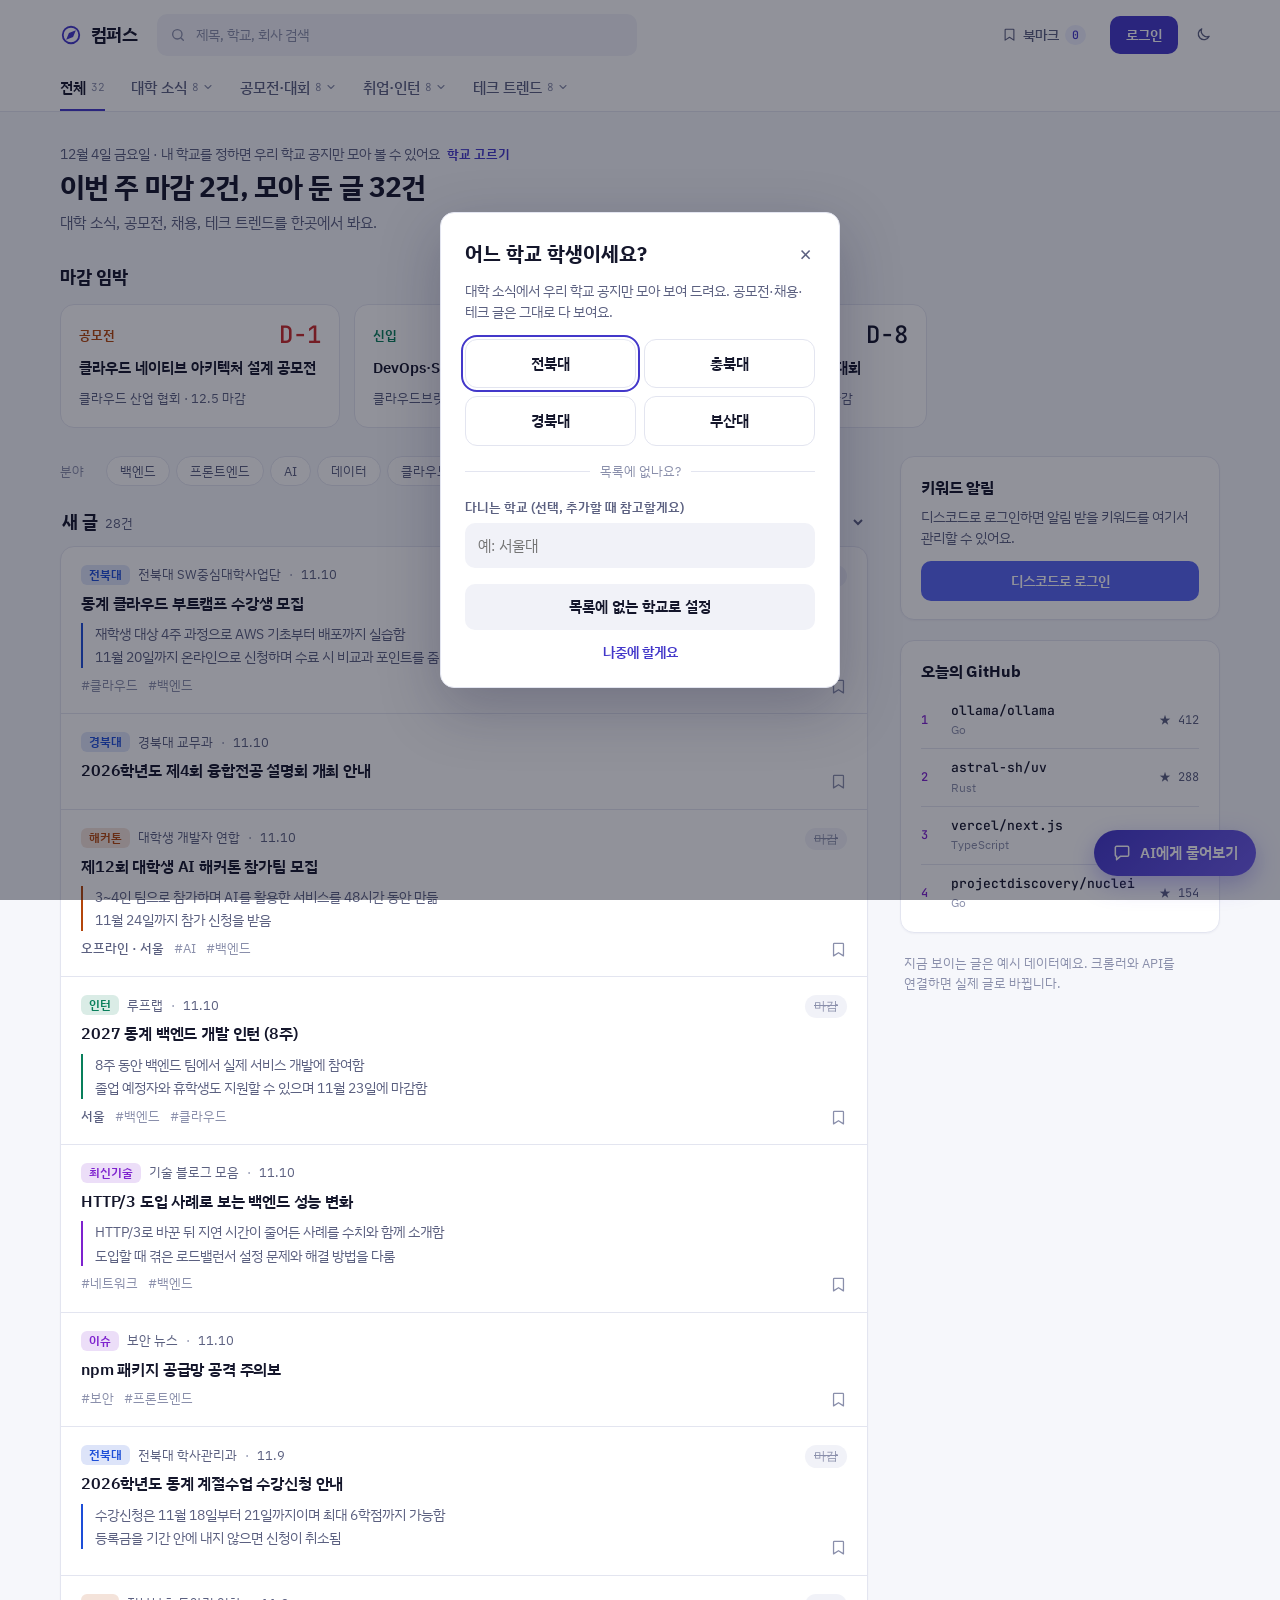
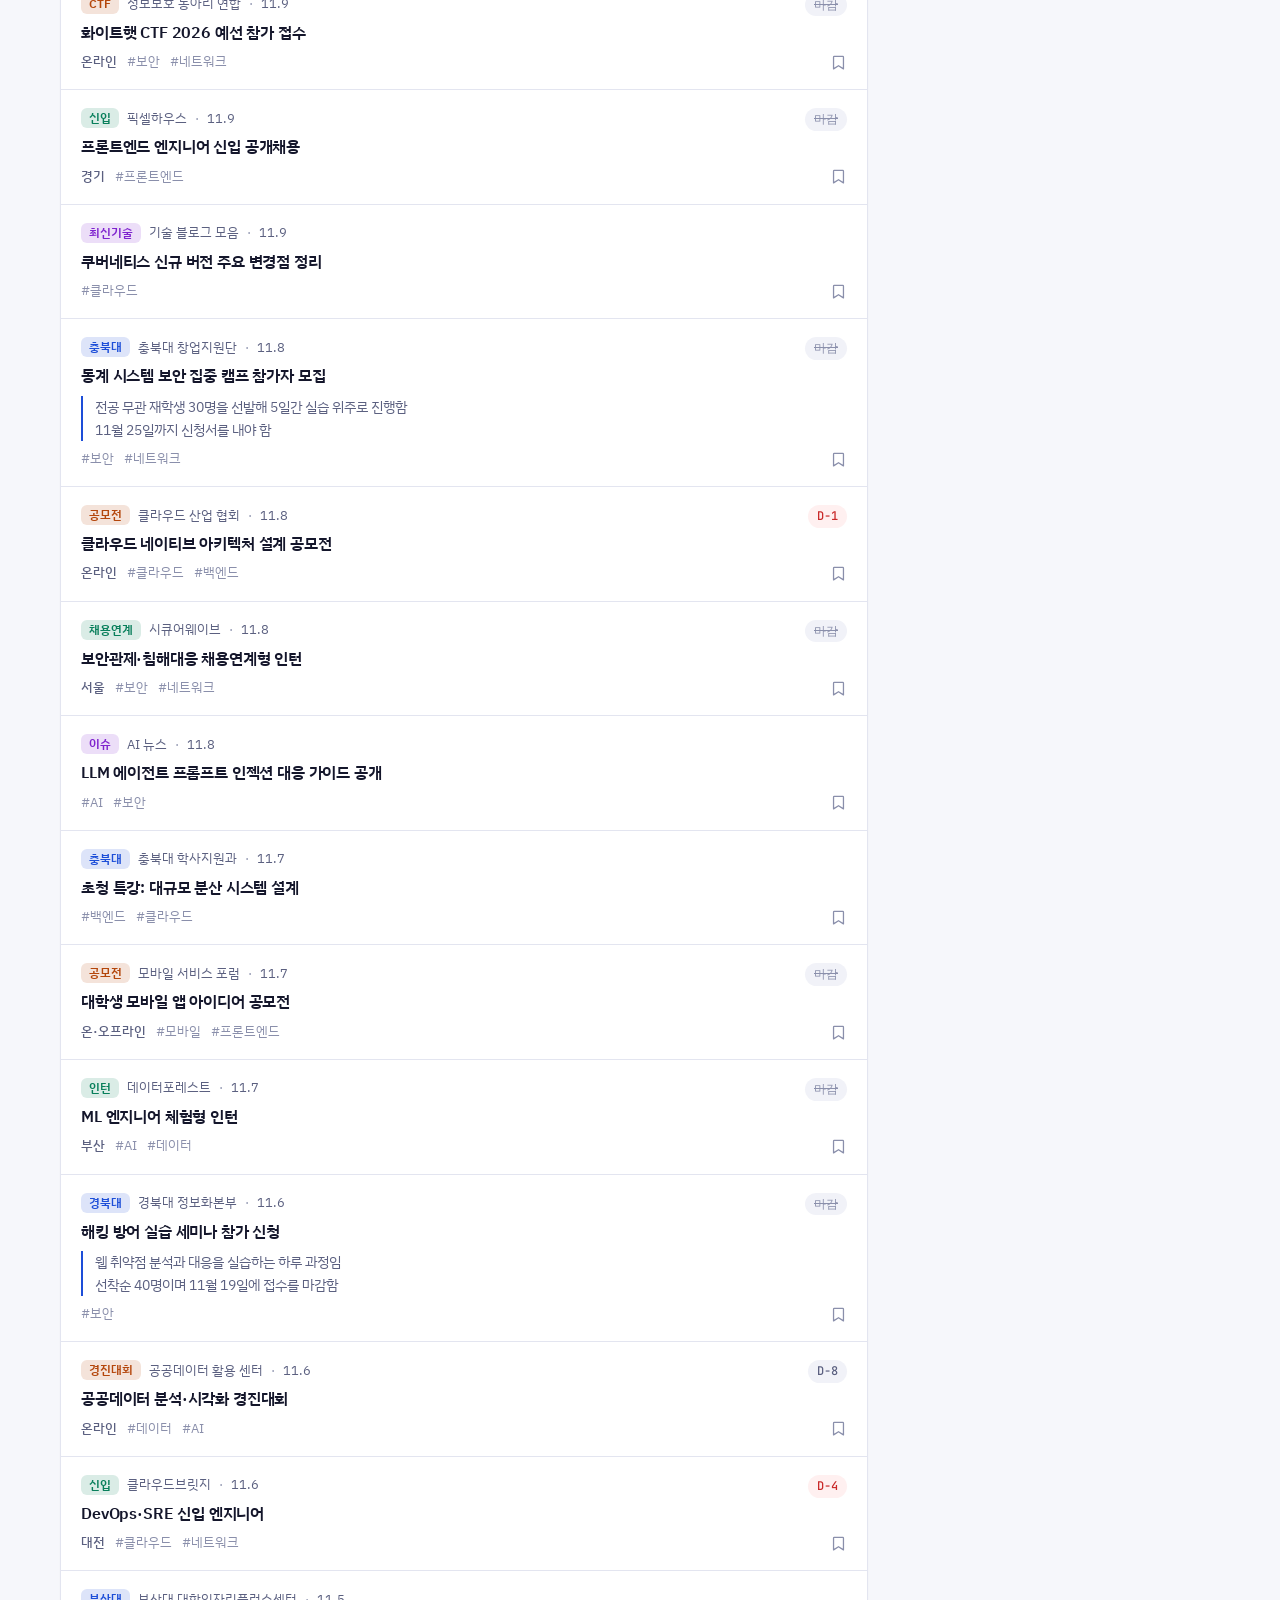
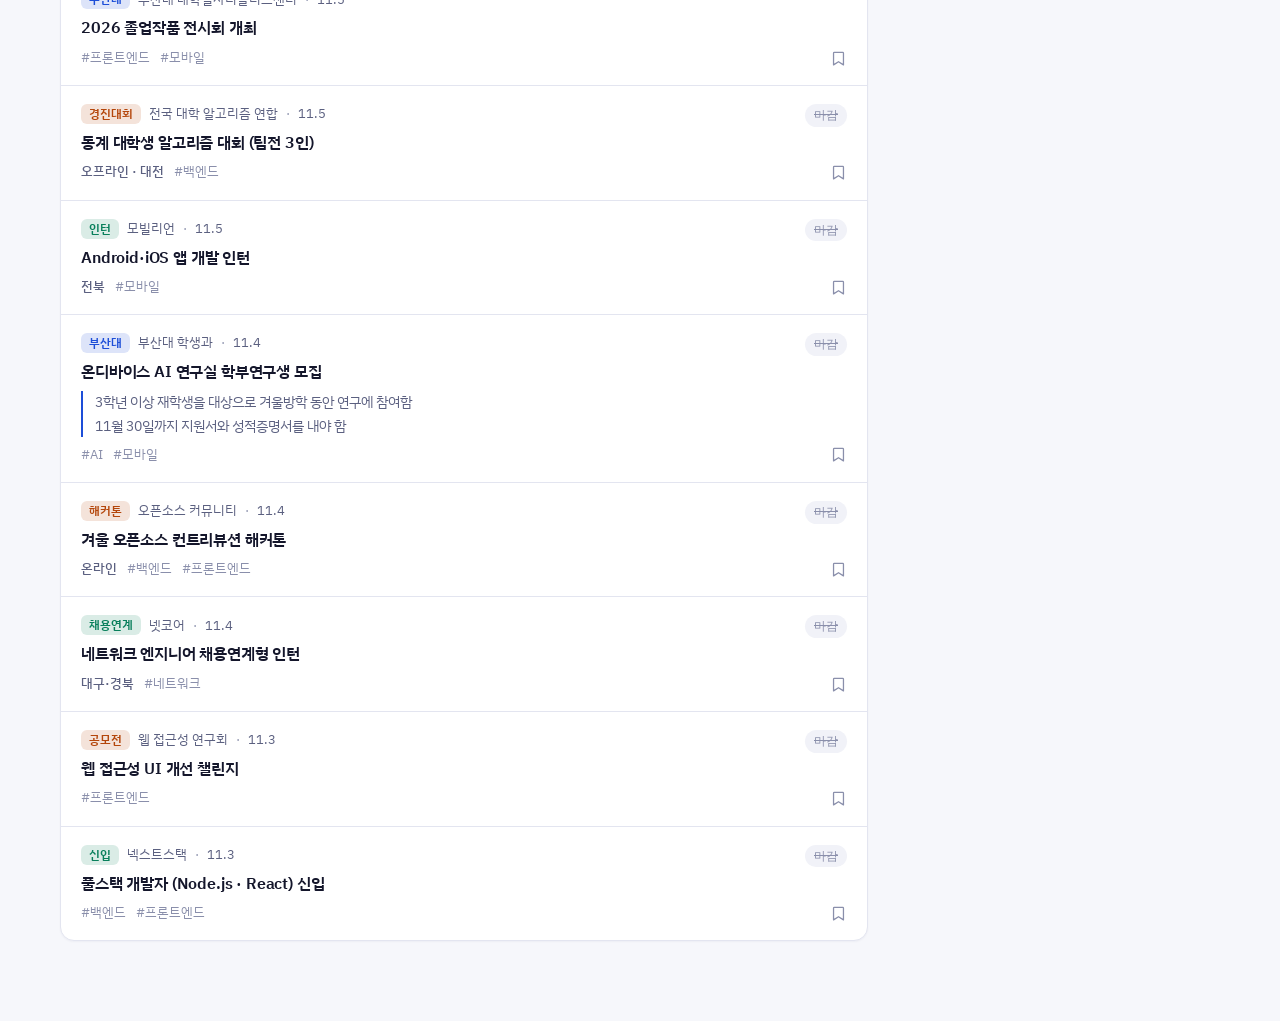
<file: web/index.html>
<!doctype html>
<html lang="ko">
<head>
  <meta charset="utf-8">
  <meta name="viewport" content="width=device-width, initial-scale=1">
  <title>컴퍼스</title>
  <link rel="preconnect" href="https://fonts.googleapis.com">
  <link rel="preconnect" href="https://fonts.gstatic.com" crossorigin>
  <link rel="stylesheet" href="https://fonts.googleapis.com/css2?family=IBM+Plex+Sans+KR:wght@400;500;600;700&family=JetBrains+Mono:wght@400;500&display=swap">
  <link rel="stylesheet" href="css/style.css?v=3">
  <script>
    // 저장해 둔 테마가 있으면 화면이 그려지기 전에 적용 (기본은 밝은 화면)
    try { if (localStorage.getItem('csradar.theme') === 'dark') document.documentElement.dataset.theme = 'dark'; } catch {}
  </script>
</head>
<body>
  <header class="topbar">
    <div class="topbar-inner">
      <a class="logo" href="#all"><svg viewBox="0 0 24 24" fill="none" stroke="currentColor" stroke-width="2" stroke-linecap="round" aria-hidden="true"><circle cx="12" cy="12" r="9"/><path d="m15.5 8.5-2 5-5 2 2-5z" fill="currentColor"/></svg>컴퍼스</a>
      <label class="search">
        <span class="sr-only">검색</span>
        <svg viewBox="0 0 24 24" fill="none" stroke="currentColor" stroke-width="2" stroke-linecap="round" aria-hidden="true"><circle cx="11" cy="11" r="7"/><path d="m20 20-3.5-3.5"/></svg>
        <input id="search" type="search" placeholder="제목, 학교, 회사 검색" autocomplete="off">
      </label>
      <a class="saved-link" href="#saved"><svg viewBox="0 0 24 24" fill="none" stroke="currentColor" stroke-width="1.8" stroke-linejoin="round" aria-hidden="true"><path d="M6 3.5h12a1 1 0 0 1 1 1V21l-7-4.5L5 21V4.5a1 1 0 0 1 1-1z"/></svg><span class="saved-text">북마크</span> <span id="savedCount" class="count">0</span></a>
      <div class="auth-box" id="authBox"></div>
      <button class="theme-btn" type="button" id="themeBtn" aria-label="어두운 화면으로 전환">
        <svg class="moon" viewBox="0 0 24 24" fill="none" stroke="currentColor" stroke-width="1.8" stroke-linejoin="round" aria-hidden="true"><path d="M20 14.5A8 8 0 0 1 9.5 4a8 8 0 1 0 10.5 10.5z"/></svg>
        <svg class="sun" viewBox="0 0 24 24" fill="none" stroke="currentColor" stroke-width="1.8" stroke-linecap="round" aria-hidden="true"><circle cx="12" cy="12" r="4"/><path d="M12 2.5v2M12 19.5v2M2.5 12h2M19.5 12h2M5.3 5.3l1.4 1.4M17.3 17.3l1.4 1.4M5.3 18.7l1.4-1.4M17.3 6.7l1.4-1.4"/></svg>
      </button>
    </div>
    <!-- 카테고리 탭 + 세부 메뉴 (탭에 마우스를 올리거나 키보드로 들어가면 열림, app.js가 내용을 채움) -->
    <div class="nav-zone" id="navZone">
      <nav class="tabs" aria-label="카테고리">
        <div class="tabs-inner" id="tabs"></div>
      </nav>
      <div class="mega" id="megaMenu" hidden></div>
    </div>
  </header>

  <main class="layout">
    <div class="page-head">
      <p id="schoolLine" class="school-line"></p>
      <h1 id="feedTitle">전체</h1>
      <p id="feedDesc" class="muted"></p>
    </div>

    <!-- 전체 탭에서만 보이는 마감 카드 -->
    <section class="dash" id="dash" aria-labelledby="dashTitle" hidden>
      <h2 class="section-title" id="dashTitle">마감 임박</h2>
      <div class="dl-cards" id="dashCards"></div>
    </section>

    <section class="feed" aria-label="글 목록">
      <section class="panel school-news" id="schoolNews" hidden></section>

      <div class="filters">
        <div class="filter-row" id="subtypeRow" hidden>
          <span class="filter-label" id="subtypeLabel">구분</span>
          <div class="chips" id="subtypeChips"></div>
        </div>
        <div class="filter-row" id="placeRow" hidden>
          <span class="filter-label" id="placeLabel">지역</span>
          <div class="chips" id="placeChips"></div>
        </div>
        <div class="filter-row">
          <span class="filter-label">분야</span>
          <div class="chips" id="fieldChips"></div>
        </div>
      </div>

      <div class="list-bar">
        <span><b class="list-title" id="listTitle"></b> <span id="resultCount" class="muted"></span></span>
        <label class="sort">
          <span class="sr-only">정렬</span>
          <select id="sort">
            <option value="latest">최신순</option>
            <option value="deadline">마감 임박순</option>
          </select>
        </label>
      </div>

      <ul class="list" id="list"></ul>
      <div class="empty" id="empty" hidden>
        <p><b>조건에 맞는 글이 없어요.</b></p>
        <p class="muted">분야 필터를 줄이거나 검색어를 바꿔 보세요.</p>
        <button class="btn" type="button" id="resetBtn">필터 초기화</button>
      </div>
    </section>

    <aside class="rail">
      <section class="panel subs-panel">
        <h2>키워드 알림</h2>
        <div id="subsBody"></div>
      </section>
      <section class="panel" id="deadlinePanel">
        <h2>마감 임박</h2>
        <ol class="deadline-list" id="deadlineList"></ol>
      </section>
      <section class="panel">
        <h2>오늘의 GitHub</h2>
        <ol class="repo-list" id="repoList"></ol>
      </section>
      <p class="note">지금 보이는 글은 예시 데이터예요. 크롤러와 API를 연결하면 실제 글로 바뀝니다.</p>
    </aside>
  </main>

  <!-- 로그인 · 회원가입 창 (app.js가 내용을 채움) -->
  <dialog class="auth-dialog" id="authDialog" aria-labelledby="authTitle"></dialog>

  <!-- 내 학교 고르기 창 (app.js가 내용을 채움) -->
  <dialog class="auth-dialog school-dialog" id="schoolDialog" aria-labelledby="schoolTitle"></dialog>

  <!-- 챗봇 (chat.js가 내용을 채움) -->
  <button class="chat-fab" type="button" id="chatFab" aria-label="AI에게 물어보기" aria-expanded="false" aria-controls="chatPanel">
    <svg viewBox="0 0 24 24" fill="none" stroke="currentColor" stroke-width="1.8" stroke-linejoin="round" aria-hidden="true"><path d="M4 5.5A1.5 1.5 0 0 1 5.5 4h13A1.5 1.5 0 0 1 20 5.5v9a1.5 1.5 0 0 1-1.5 1.5H10l-4.5 4v-4h0A1.5 1.5 0 0 1 4 14.5z"/></svg>
    <span>AI에게 물어보기</span>
  </button>
  <section class="chat-panel" id="chatPanel" aria-labelledby="chatTitle" hidden>
    <header class="chat-head">
      <div>
        <h2 id="chatTitle">컴퍼스 AI</h2>
        <p class="chat-sub">모아 둔 공지·대회·채용·테크 글에서 찾아 드려요</p>
      </div>
      <button type="button" class="chat-close" id="chatClose" aria-label="챗봇 닫기">×</button>
    </header>
    <div class="chat-log" id="chatLog" aria-live="polite"></div>
    <div class="chat-foot" id="chatFoot"></div>
  </section>

  <script src="js/data.js?v=3"></script>
  <script src="js/api.js?v=3"></script>
  <script src="js/auth.js?v=3"></script>
  <script src="js/app.js?v=3"></script>
  <script src="js/chat.js?v=3"></script>
</body>
</html>
</file>
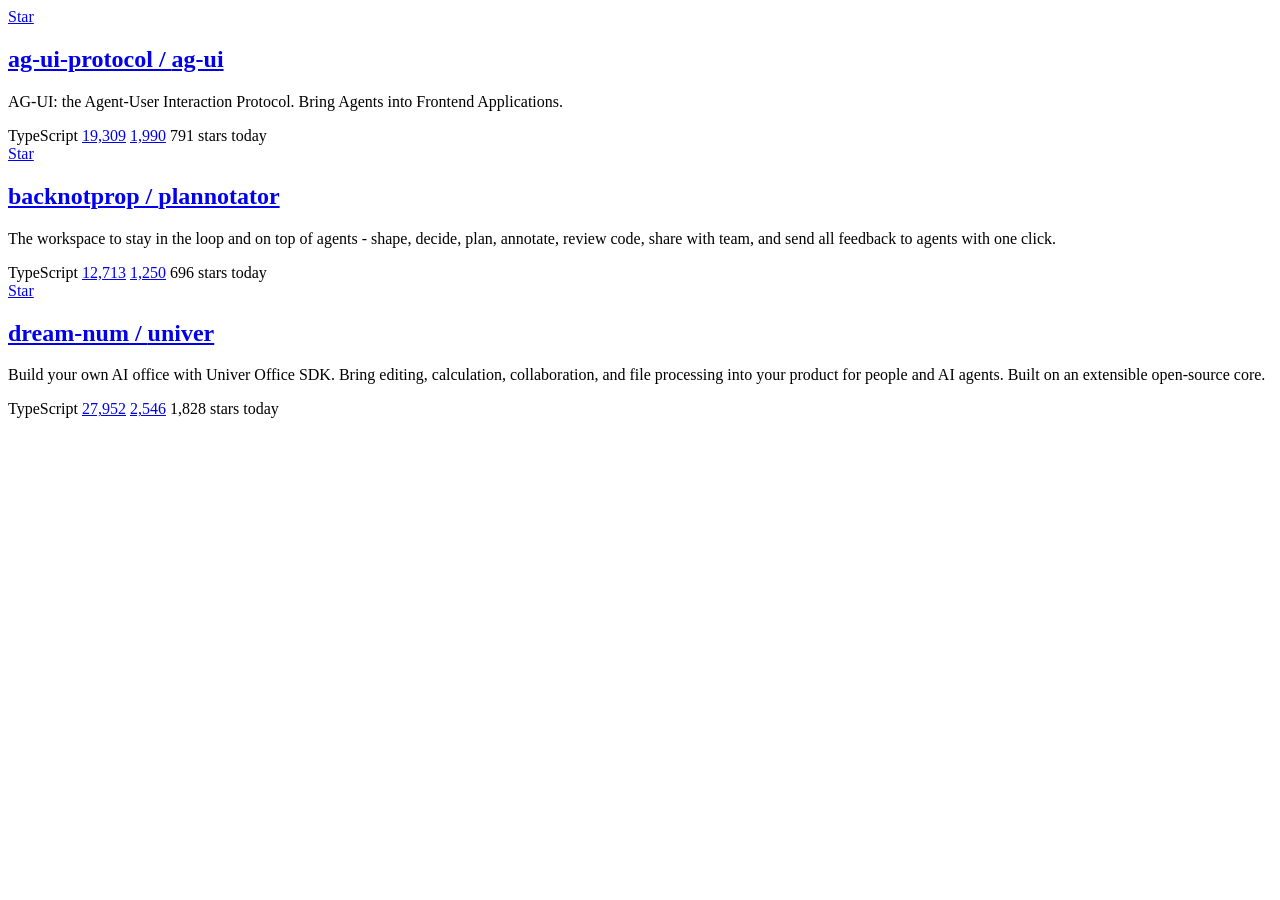
<file: crawler/tests/fixtures/github_trending_list.html>
<html><body>
<article class="Box-row">
<div class="float-right d-flex">
<div class="BtnGroup d-flex">
<a aria-label="You must be signed in to star a repository" class="tooltipped tooltipped-sw btn-sm btn" href="/login?return_to=%2Fag-ui-protocol%2Fag-ui" rel="nofollow"> 
<span class="d-none d-md-inline">
          Star
</span>
</a></div>
</div>
<h2 class="h3 lh-condensed">
<a class="Link" href="/ag-ui-protocol/ag-ui">
<span class="text-normal">
        ag-ui-protocol /
</span>
      ag-ui</a> </h2>
<p class="col-9 color-fg-muted my-1 tmp-pr-4">
      AG-UI: the Agent-User Interaction Protocol. Bring Agents into Frontend Applications.
    </p>
<div class="f6 color-fg-muted mt-2">
<span class="tmp-mr-3 d-inline-block ml-0 tmp-ml-0">
<span class="repo-language-color" style="background-color: #3178c6"></span>
<span itemprop="programmingLanguage">TypeScript</span>
</span>
<a class="tmp-mr-3 Link Link--muted d-inline-block" href="/ag-ui-protocol/ag-ui/stargazers">
        19,309</a>
<a class="tmp-mr-3 Link Link--muted d-inline-block" href="/ag-ui-protocol/ag-ui/forks">
        1,990</a>

<span class="d-inline-block float-sm-right">

        791 stars today
</span> </div>
</article>
<article class="Box-row">
<div class="float-right d-flex">
<div class="BtnGroup d-flex">
<a aria-label="You must be signed in to star a repository" class="tooltipped tooltipped-sw btn-sm btn" href="/login?return_to=%2Fbacknotprop%2Fplannotator" rel="nofollow"> 
<span class="d-none d-md-inline">
          Star
</span>
</a></div>
</div>
<h2 class="h3 lh-condensed">
<a class="Link" href="/backnotprop/plannotator">
<span class="text-normal">
        backnotprop /
</span>
      plannotator</a> </h2>
<p class="col-9 color-fg-muted my-1 tmp-pr-4">
      The workspace to stay in the loop and on top of agents - shape, decide, plan, annotate, review code, share with team, and send all feedback to agents with one click. 
    </p>
<div class="f6 color-fg-muted mt-2">
<span class="tmp-mr-3 d-inline-block ml-0 tmp-ml-0">
<span class="repo-language-color" style="background-color: #3178c6"></span>
<span itemprop="programmingLanguage">TypeScript</span>
</span>
<a class="tmp-mr-3 Link Link--muted d-inline-block" href="/backnotprop/plannotator/stargazers">
        12,713</a>
<a class="tmp-mr-3 Link Link--muted d-inline-block" href="/backnotprop/plannotator/forks">
        1,250</a>

<span class="d-inline-block float-sm-right">

        696 stars today
</span> </div>
</article>
<article class="Box-row">
<div class="float-right d-flex">
<div class="BtnGroup d-flex">
<a aria-label="You must be signed in to star a repository" class="tooltipped tooltipped-sw btn-sm btn" href="/login?return_to=%2Fdream-num%2Funiver" rel="nofollow"> 
<span class="d-none d-md-inline">
          Star
</span>
</a></div>
</div>
<h2 class="h3 lh-condensed">
<a class="Link" href="/dream-num/univer">
<span class="text-normal">
        dream-num /
</span>
      univer</a> </h2>
<p class="col-9 color-fg-muted my-1 tmp-pr-4">
      Build your own AI office with Univer Office SDK. Bring editing, calculation, collaboration, and file processing into your product for people and AI agents. Built on an extensible open-source core.
    </p>
<div class="f6 color-fg-muted mt-2">
<span class="tmp-mr-3 d-inline-block ml-0 tmp-ml-0">
<span class="repo-language-color" style="background-color: #3178c6"></span>
<span itemprop="programmingLanguage">TypeScript</span>
</span>
<a class="tmp-mr-3 Link Link--muted d-inline-block" href="/dream-num/univer/stargazers">
        27,952</a>
<a class="tmp-mr-3 Link Link--muted d-inline-block" href="/dream-num/univer/forks">
        2,546</a>

<span class="d-inline-block float-sm-right">

        1,828 stars today
</span> </div>
</article>
</body></html>
</file>
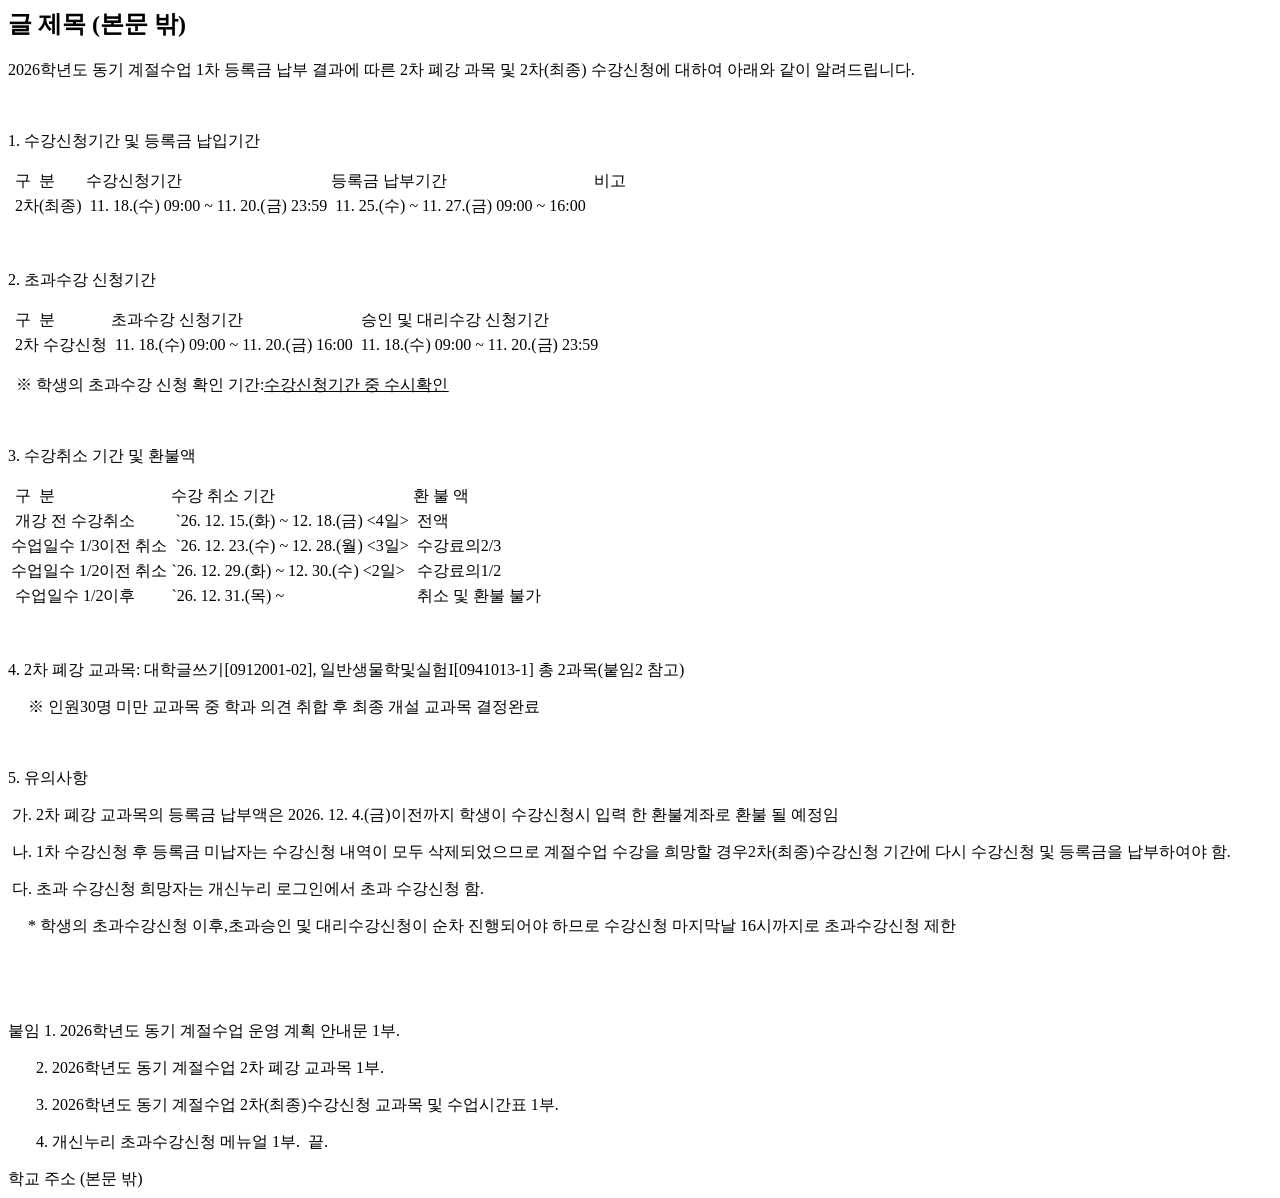
<file: crawler/tests/fixtures/univ_cbnu_detail.html>
<html><body><div id="wrap"><h2>글 제목 (본문 밖)</h2>
<div class="contenttext">
<p><span>2026학년도 동기 계절수업 1차 등록금 납부 결과에 따른 2차 폐강 과목 및 2차(최종) 수강신청에 대하여 아래와 같이 알려드립니다.</span></p><div class="viewcontentbox"><div class="viewcontent"><div class="contenttext"><p> </p><p><span>1. 수강신청기간 및 등록금 납입기간</span></p><table class="__se_tbl"><tbody><tr><td class=""><p><span><span> 구  분</span></span></p></td><td class=""><p><span><span>수강신청기간</span></span></p></td><td class=""><p><span><span>등록금 납부기간 </span></span></p></td><td class=""><p><span><span> 비고</span></span></p></td></tr><tr><td class=""><p><span> 2차(최종)</span></p></td><td class=""><p><span> 11</span><span>. 18.(수</span><span>) 09:00 ~ 11. 20.(금</span><span>) 23:59</span></p><div class="hwp_editor_board_content" id="hwpEditorBoardContent"></div></td><td class=""><p><span> 11</span><span>. 25.(수) ~ 11. 27.(금) 09:00 ~ 16:00</span></p><div class="hwp_editor_board_content" id="hwpEditorBoardContent"></div></td><td class=""><p><span> </span></p></td></tr></tbody></table><p> <span> </span></p><p><span>2. 초과수강 신청기간</span></p><table class="__se_tbl"><tbody><tr><td class=""><p><span><span> 구  분</span></span></p></td><td class=""><p><span><span>초과수강 신청기간</span></span></p></td><td class=""><p><span><span> </span><span>승인 및 대리수강 신청기간</span></span></p><div class="hwp_editor_board_content" id="hwpEditorBoardContent"></div></td></tr><tr><td class=""><p><span> </span><span>2</span><span>차 수강신청</span></p><div class="hwp_editor_board_content" id="hwpEditorBoardContent"></div></td><td class=""><p><span> 11.</span><span><span> 18.(수</span><span>) 09:00 ~ 11. 20.(금</span><span>) </span><span><span>16:00</span></span></span></p><div class="hwp_editor_board_content" id="hwpEditorBoardContent"></div></td><td class=""><p><span> 11</span><span><span>. 18.(수</span><span>) 09:00 ~ 11. 20.(금</span><span>) </span><span><span>23:59</span></span></span></p><div class="hwp_editor_board_content" id="hwpEditorBoardContent"></div></td></tr></tbody></table><p> <span> <span>※ 학생의 초과수강 신청 확인 기간:</span></span><u><span><u>수강신청기간 중 수시확인</u></span></u></p><p> </p><p><span>3. 수강취소 기간 및 환불액</span></p><table class="__se_tbl"><tbody><tr><td class=""><p><span><span> 구  분</span></span></p></td><td class=""><p><span><span>수강 취소 기간 </span></span></p></td><td class=""><p><span><span>환 불 액 </span></span></p></td></tr><tr><td class=""><p><span> </span><span>개강 전 수강취소</span></p><div class="hwp_editor_board_content" id="hwpEditorBoardContent"></div></td><td class=""><p><span> </span><span>`26. 12. 15.(화) ~ 12. 18.(금) &lt;4일&gt;</span></p><div class="hwp_editor_board_content" id="hwpEditorBoardContent"></div></td><td class=""><p><span> </span><span>전액</span></p><div class="hwp_editor_board_content" id="hwpEditorBoardContent"></div></td></tr><tr><td class=""><p><span>수업일수 1/3이전 취소</span></p><div class="hwp_editor_board_content" id="hwpEditorBoardContent"></div></td><td class=""><p><span> </span><span>`26. 12. 23.(수) ~ 12. 28.(월) &lt;3일&gt;</span></p><div class="hwp_editor_board_content" id="hwpEditorBoardContent"></div></td><td class=""><p><span> </span><span>수강료의</span><span>2/3</span></p><div class="hwp_editor_board_content" id="hwpEditorBoardContent"></div></td></tr><tr><td class=""><p><span>수업일수 1/2이전 취소</span></p><div class="hwp_editor_board_content" id="hwpEditorBoardContent"></div></td><td class=""><p><span>`26. 12. 29.(화) ~ 12. 30.(수) &lt;2일&gt;</span></p><div class="hwp_editor_board_content" id="hwpEditorBoardContent"></div></td><td class=""><p><span> </span><span>수강료의</span><span>1/2</span></p><div class="hwp_editor_board_content" id="hwpEditorBoardContent"></div></td></tr><tr><td class=""><p><span> </span><span>수업일수 1/2이후</span></p><div class="hwp_editor_board_content" id="hwpEditorBoardContent"></div></td><td class=""><p><span>`26. 12. 31.(목) ~</span></p><div class="hwp_editor_board_content" id="hwpEditorBoardContent"></div></td><td class=""><p><span> </span><span>취소 및 환불 불가</span></p><div class="hwp_editor_board_content" id="hwpEditorBoardContent"></div></td></tr></tbody></table><p><span> </span></p><p><span>4. 2차 폐강 교과목: 대학글쓰기[0912001-02], 일반생물학및실험I[0941013-1] 총 2과목(붙임2 참고)</span></p><p>     <span>※ 인원30명 미만 교과목 중 학과 의견 취합 후 최종 개설 교과목 결정완료</span></p><p> </p><p><span>5. 유의사항 </span><span> </span></p><p><span> 가. 2차 폐강 교과목의 등록금 납부액은 2026. 12. 4.(금)이전까지 학생이 수강신청시 입력 한 환불계좌로 환불 될 예정임 </span></p><p><span> 나. 1차 수강신청 후 등록금 미납자는 수강신청 내역이 모두 삭제되었으므로 계절수업 수강을 희망할 경우2차(최종)수강신청 기간에 다시 수강신청 및 등록금을 납부하여야 함.</span></p><p><span> 다. 초과 수강신청 희망자는 개신누리 로그인에서 초과 수강신청 함.</span> </p><p>     <span>* 학생의 초과수강신청 이후,초과승인 및 대리수강신청이 순차 진행되어야 하므로 수강신청 마지막날 16시까지로 초과수강신청 제한</span> </p><p> </p><p> </p><p><span>붙임 1. 2026학년도 동기 계절수업 운영 계획 안내문 1부.</span> </p><p><span>       2. 2026학년도 동기 계절수업 2차 폐강 교과목 1부.</span> </p><p><span>       3. 2026학년도 동기 계절수업 2차(최종)수강신청 교과목 및 수업시간표 1부.</span> </p><p><span>       </span>4. 개신누리 초과수강신청 메뉴얼 1부.  끝.</p></div></div></div>
</div>
<div class="footer">학교 주소 (본문 밖)</div></div></body></html>
</file>
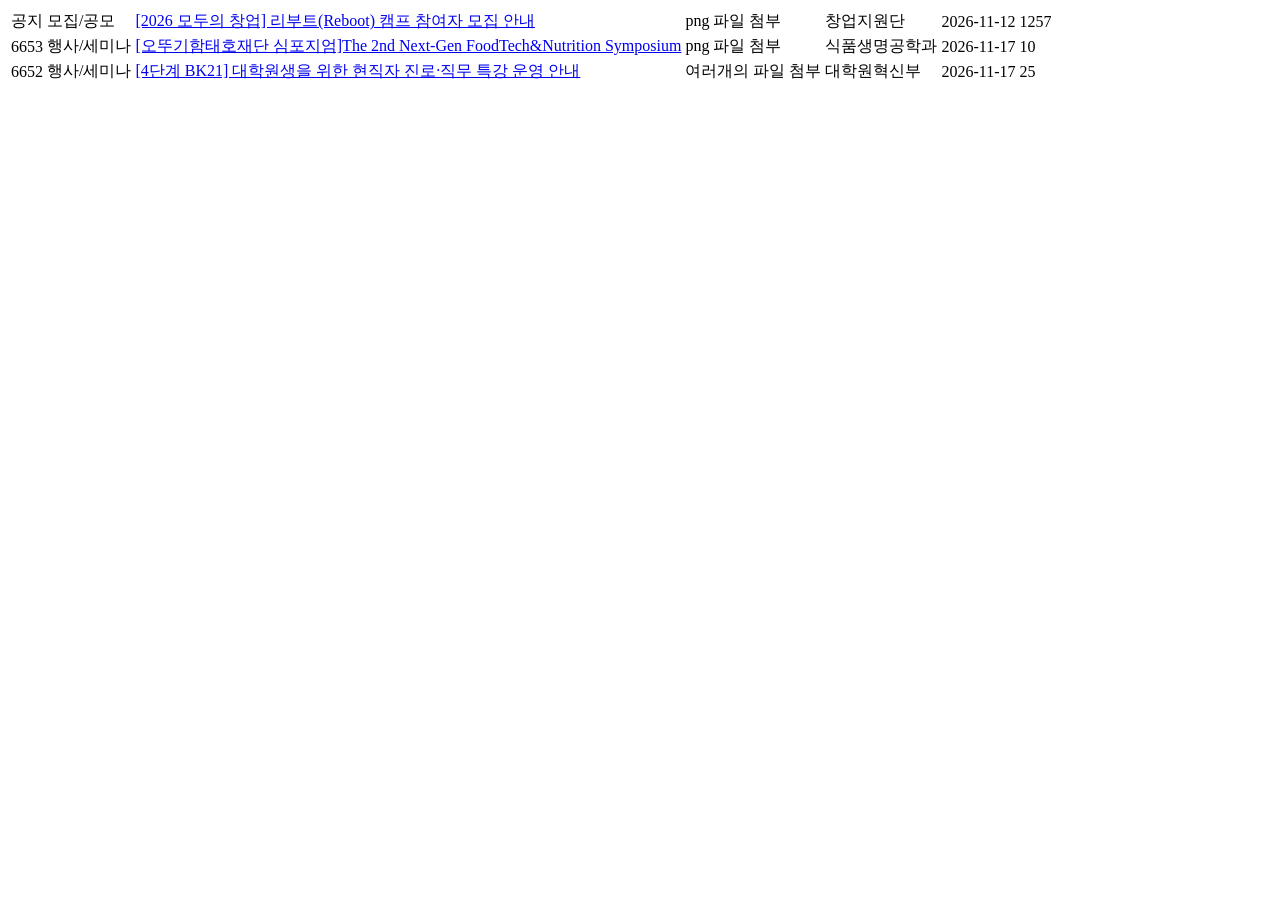
<file: crawler/tests/fixtures/univ_cbnu_list.html>
<html><body><table><tbody>
<tr class="p-notice">
<td>
<span class="p-badge notice" title="공지">공지</span>
</td>
<td>
									
								
			                                            
									
			                                            		모집/공모
			                                            	
			                                            
			                                    </td>
<td class="p-subject">
<a href="./selectBbsNttView.do?key=813&amp;bbsNo=8&amp;nttNo=171577&amp;pageUnit=10&amp;searchCnd=all&amp;pageIndex=1" target="_top">
			
			                                            
			                                            
			                                            
			                                            
			                                            [2026 모두의 창업] 리부트(Reboot) 캠프 참여자 모집 안내
			                                            
			                                            
			                                            
			                                            
			                                            
			                                            </a>
</td>
<td>
<span class="p-icon p-icon__png">png 파일 첨부</span>
</td>
<td>
			                                            창업지원단
			                                    </td>
<td>
<!--<time>
			                                            	
			                                            		
			                                            		    2026-11-12
			                                            		
			                                            		
			                                            	
			                                            </time>-->
								    2026-11-12
			                                    </td>
<td class="hits" data-mask="#,##0" data-mask-reverse="true">
			                                            1257
			                                    </td>
</tr>
<tr>
<td>
<span class="bbs_num">6653</span>
</td>
<td>
									
								
			                                            
									
			                                            		행사/세미나
			                                            	
			                                            
			                                    </td>
<td class="p-subject">
<a href="./selectBbsNttView.do?key=813&amp;bbsNo=8&amp;nttNo=171668&amp;pageUnit=10&amp;searchCnd=all&amp;pageIndex=1" target="_top">
			
			                                            
			                                            
			                                            
			                                            
			                                            [오뚜기함태호재단 심포지엄]The 2nd Next-Gen FoodTech&amp;Nutrition Symposium
			                                            
			                                            
			                                            
			                                            
			                                            
			                                            </a>
</td>
<td>
<span class="p-icon p-icon__png">png 파일 첨부</span>
</td>
<td>
			                                            식품생명공학과
			                                    </td>
<td>
<!--<time>
			                                            	
			                                            		
			                                            		
												                	2026-11-17
			                                            		
			                                            	
			                                            </time>-->
								    2026-11-17
			                                    </td>
<td class="hits" data-mask="#,##0" data-mask-reverse="true">
			                                            10
			                                    </td>
</tr>
<tr>
<td>
<span class="bbs_num">6652</span>
</td>
<td>
									
								
			                                            
									
			                                            		행사/세미나
			                                            	
			                                            
			                                    </td>
<td class="p-subject">
<a href="./selectBbsNttView.do?key=813&amp;bbsNo=8&amp;nttNo=171665&amp;pageUnit=10&amp;searchCnd=all&amp;pageIndex=1" target="_top">
			
			                                            
			                                            
			                                            
			                                            
			                                            [4단계 BK21] 대학원생을 위한 현직자 진로·직무 특강 운영 안내
			                                            
			                                            
			                                            
			                                            
			                                            
			                                            </a>
</td>
<td>
<span class="p-icon p-icon__folder">여러개의 파일 첨부</span>
</td>
<td>
			                                            대학원혁신부
			                                    </td>
<td>
<!--<time>
			                                            	
			                                            		
			                                            		
												                	2026-11-17
			                                            		
			                                            	
			                                            </time>-->
								    2026-11-17
			                                    </td>
<td class="hits" data-mask="#,##0" data-mask-reverse="true">
			                                            25
			                                    </td>
</tr>
</tbody></table></body></html>
</file>
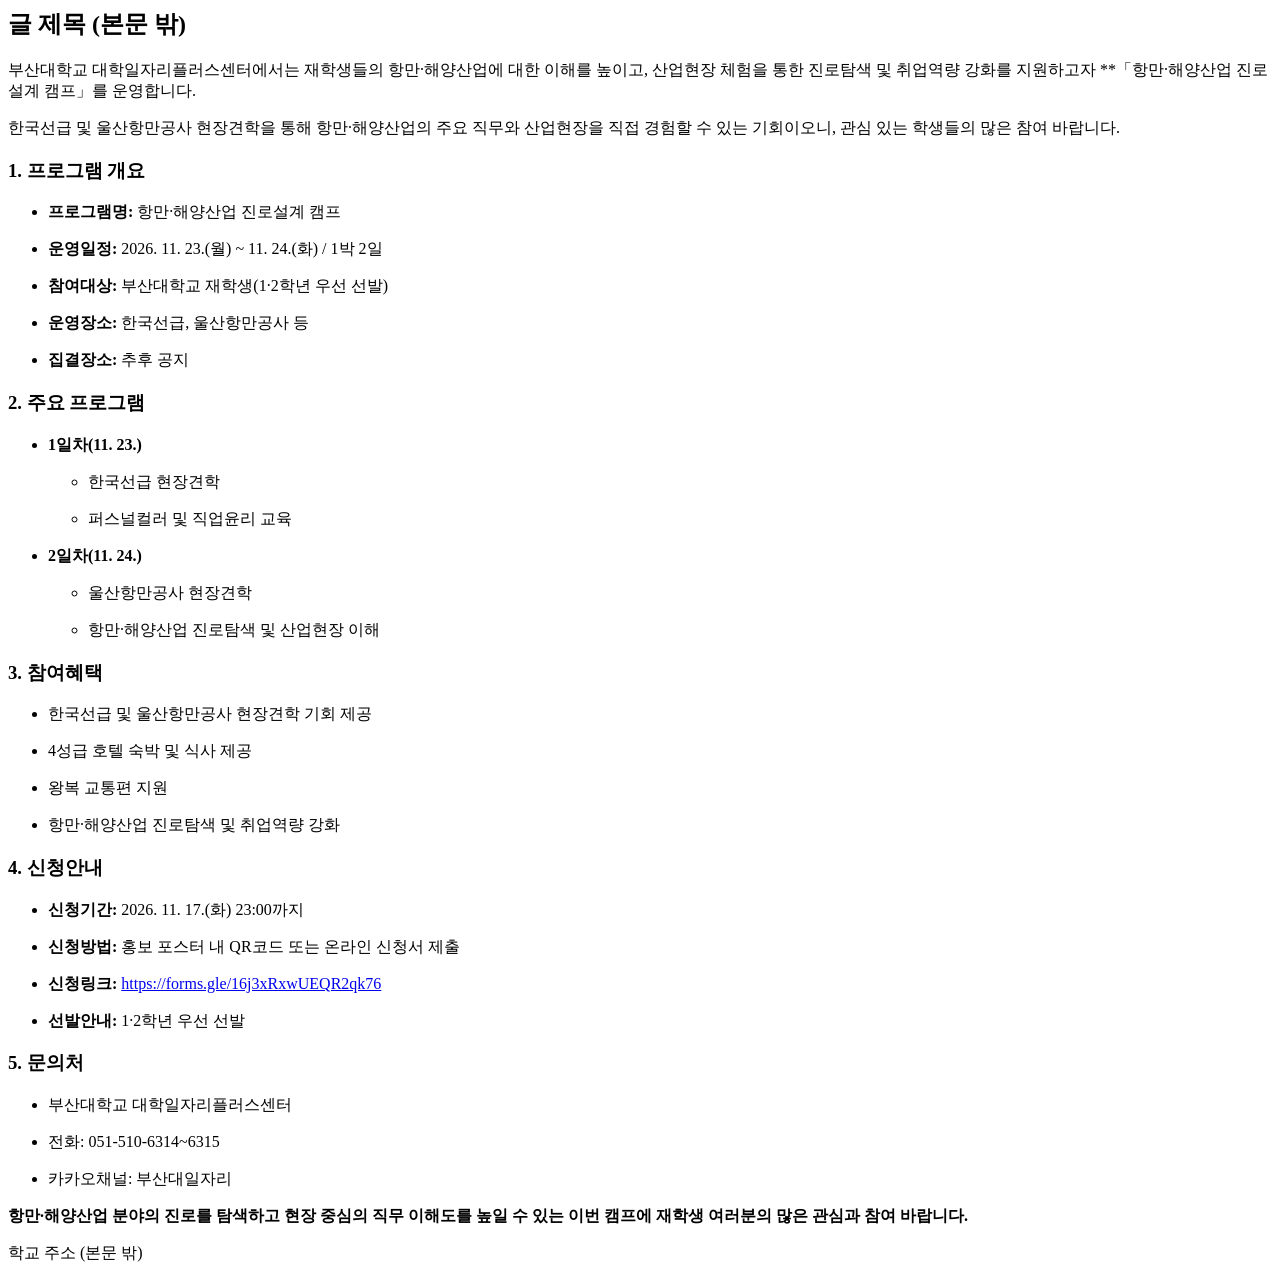
<file: crawler/tests/fixtures/univ_pnu_detail.html>
<html><body><div id="wrap"><h2>글 제목 (본문 밖)</h2>
<div class="board-view-cont">
<div class="board-view-files">
<!-- 첨부파일이 이미지일 경우, 본문에 없는 이미지일 경우 보여준다.-->
</div>
<div class="board-view-contents">
<!-- 내용 출력 -->
<div id="boardContents"><p>부산대학교 대학일자리플러스센터에서는 재학생들의 항만·해양산업에 대한 이해를 높이고, 산업현장 체험을 통한 진로탐색 및 취업역량 강화를 지원하고자 **「항만·해양산업 진로설계 캠프」를 운영합니다.</p>
<p>한국선급 및 울산항만공사 현장견학을 통해 항만·해양산업의 주요 직무와 산업현장을 직접 경험할 수 있는 기회이오니, 관심 있는 학생들의 많은 참여 바랍니다.</p>
<h3>1. 프로그램 개요</h3>
<ul>
<li>
<p><strong>프로그램명:</strong> 항만·해양산업 진로설계 캠프</p></li>
<li>
<p><strong>운영일정:</strong> 2026. 11. 23.(월) ~ 11. 24.(화) / 1박 2일</p></li>
<li>
<p><strong>참여대상:</strong> 부산대학교 재학생(1·2학년 우선 선발)</p></li>
<li>
<p><strong>운영장소:</strong> 한국선급, 울산항만공사 등</p></li>
<li>
<p><strong>집결장소:</strong> 추후 공지</p></li>
</ul>
<h3>2. 주요 프로그램</h3>
<ul>
<li>
<p><strong>1일차(11. 23.)</strong></p>
<ul>
<li>
<p>한국선급 현장견학</p></li>
<li>
<p>퍼스널컬러 및 직업윤리 교육</p></li>
</ul></li>
<li>
<p><strong>2일차(11. 24.)</strong></p>
<ul>
<li>
<p>울산항만공사 현장견학</p></li>
<li>
<p>항만·해양산업 진로탐색 및 산업현장 이해</p></li>
</ul></li>
</ul>
<h3>3. 참여혜택</h3>
<ul>
<li>
<p>한국선급 및 울산항만공사 현장견학 기회 제공</p></li>
<li>
<p>4성급 호텔 숙박 및 식사 제공</p></li>
<li>
<p>왕복 교통편 지원</p></li>
<li>
<p>항만·해양산업 진로탐색 및 취업역량 강화</p></li>
</ul>
<h3>4. 신청안내</h3>
<ul>
<li>
<p><strong>신청기간:</strong> 2026. 11. 17.(화) 23:00까지</p></li>
<li>
<p><strong>신청방법:</strong> 홍보 포스터 내 QR코드 또는 온라인 신청서 제출</p></li>
<li>
<p><strong>신청링크:</strong> <a href="#">https://forms.gle/16j3xRxwUEQR2qk76</a></p></li>
<li>
<p><strong>선발안내:</strong> 1·2학년 우선 선발</p></li>
</ul>
<h3>5. 문의처</h3>
<ul>
<li>
<p>부산대학교 대학일자리플러스센터</p></li>
<li>
<p>전화: 051-510-6314~6315</p></li>
<li>
<p>카카오채널: 부산대일자리</p></li>
</ul>
<p><strong>항만·해양산업 분야의 진로를 탐색하고 현장 중심의 직무 이해도를 높일 수 있는 이번 캠프에 재학생 여러분의 많은 관심과 참여 바랍니다.</strong></p></div>
<!-- //내용 출력 -->
<!-- <div class="sns-btns">
				<strong class="tit">sns 공유</strong>
				<button type="button" class="lnk facebook" onclick="facebook( location.href, '[대학일자리플러스센터] 2026학년도 항만·해양산업 진로설계 캠프 참가자 모집' );"><span class="blind">페이스북</span></button>
				<button type="button" class="lnk twitter" onclick="twitter( location.href, '[대학일자리플러스센터] 2026학년도 항만·해양산업 진로설계 캠프 참가자 모집' );"><span class="blind">트위터</span></button>
			</div> -->
</div>
</div>
<div class="footer">학교 주소 (본문 밖)</div></div></body></html>
</file>
<file: web/css/style.css>
/* 레이아웃: 상단 고정 헤더(검색 + 카테고리 탭) / 본문 피드 + 오른쪽 레일 */
:root {
  --bg: #f6f7fb;
  --surface: #ffffff;
  --surface-2: #f1f2f8;
  --ink: #14162b;
  --muted: #5b6080;
  --faint: #8a8fab;
  --line: #e3e5f0;
  --accent: #4338ca;
  --accent-2: #6d5ce8;
  --on-accent: #ffffff;
  --accent-soft: #eef0ff;
  --warn: #c92a2a;
  --warn-soft: #fff0f0;
  --shadow: 0 1px 2px rgba(30, 30, 80, 0.04);
  --shadow-pop: 0 18px 40px rgba(30, 30, 80, 0.12);

  --c-univ: #1d4ed8;
  --c-contest: #b4460b;
  --c-jobs: #087f5b;
  --c-tech: #7e22ce;

  --font-body: "IBM Plex Sans KR", "Apple SD Gothic Neo", "Malgun Gothic", system-ui, sans-serif;
  --font-mono: "JetBrains Mono", ui-monospace, Consolas, monospace;
  --radius: 14px;
  color-scheme: light;
}
/* 기본은 밝은 화면. 헤더의 테마 버튼을 눌렀을 때만 어두운 화면으로 바뀝니다. */
:root[data-theme="dark"] {
  --bg: #0c0e1f; --surface: #14182e; --surface-2: #1e2342; --ink: #eef0fb; --muted: #a6adcf; --faint: #6f779f;
  --line: #262c50; --accent: #8b8cff; --accent-2: #d08bff; --on-accent: #0c0e1f; --accent-soft: #252a5c; --warn: #ff7a7a; --warn-soft: #3d1c2a;
  --shadow: none; --shadow-pop: 0 18px 40px rgba(0, 0, 0, 0.45);
  --c-univ: #6aa5ff; --c-contest: #ffa04d; --c-jobs: #3ddc97; --c-tech: #c59bff;
  color-scheme: dark;
}

* { box-sizing: border-box; }
html, body { margin: 0; }
body {
  background: var(--bg); min-height: 100vh;
  color: var(--ink);
  font-family: var(--font-body); font-size: 15px; line-height: 1.55;
  word-break: keep-all;
  -webkit-font-smoothing: antialiased;
}
a { color: inherit; }
button, input, select { font: inherit; color: inherit; }
:focus-visible { outline: 2px solid var(--accent); outline-offset: 2px; }
.sr-only { position: absolute; width: 1px; height: 1px; overflow: hidden; clip: rect(0 0 0 0); white-space: nowrap; }
.muted { color: var(--muted); }
[hidden] { display: none !important; }

/* ── header */
.topbar {
  position: sticky; top: 0; z-index: 10;
  background: var(--surface);
  border-bottom: 1px solid var(--line);
}
.topbar-inner, .tabs-inner, .layout, .mega-inner { max-width: 1200px; margin: 0 auto; padding-left: max(20px, env(safe-area-inset-left, 0px)); padding-right: max(20px, env(safe-area-inset-right, 0px)); }
.topbar-inner { display: flex; align-items: center; gap: 20px; padding-block: 14px 10px; }
.logo { display: flex; align-items: center; gap: 9px; font-weight: 700; font-size: 18px; text-decoration: none; letter-spacing: -0.03em; white-space: nowrap; }
.logo svg { width: 22px; height: 22px; color: var(--accent); }
.search { flex: 1; max-width: 480px; position: relative; display: block; }
.search svg { position: absolute; left: 13px; top: 50%; translate: 0 -50%; width: 16px; height: 16px; color: var(--faint); pointer-events: none; }
.search input { width: 100%; background: var(--surface-2); border: 1px solid transparent; border-radius: 10px; padding: 9px 14px 9px 38px; font-size: 14px; transition: border-color .15s, background .15s, box-shadow .15s; }
.search input::placeholder { color: var(--faint); }
.search input:focus { border-color: var(--accent); outline: none; background: var(--surface); box-shadow: 0 0 0 3px var(--accent-soft); }
.saved-link { margin-left: auto; display: inline-flex; align-items: center; gap: 6px; text-decoration: none; font-size: 14px; font-weight: 500; color: var(--muted); white-space: nowrap; padding: 6px 12px; border-radius: 999px; transition: background .15s, color .15s; }
.saved-link svg { width: 15px; height: 15px; }
.auth-box { display: flex; align-items: center; gap: 8px; margin-left: -8px; min-width: 0; }
.login-btn { border: none; background: var(--accent); color: var(--on-accent); font-size: 14px; font-weight: 600; border-radius: 10px; padding: 8px 16px; cursor: pointer; white-space: nowrap; transition: filter .15s; }
.login-btn:hover { filter: brightness(1.1); }
.user { max-width: 120px; overflow: hidden; text-overflow: ellipsis; white-space: nowrap; font-size: 14px; font-weight: 600; }
.logout-btn { border: none; background: none; padding: 6px 4px; font-size: 13px; color: var(--muted); cursor: pointer; white-space: nowrap; }
.logout-btn:hover { color: var(--ink); text-decoration: underline; text-underline-offset: 3px; }
.theme-btn { display: grid; place-items: center; width: 34px; height: 34px; margin-left: -12px; border: none; background: none; border-radius: 999px; color: var(--muted); cursor: pointer; transition: background .15s, color .15s; }
.theme-btn:hover { color: var(--ink); background: var(--surface-2); }
.theme-btn svg { width: 17px; height: 17px; }
.theme-btn .sun, :root[data-theme="dark"] .theme-btn .moon { display: none; }
:root[data-theme="dark"] .theme-btn .sun { display: block; }
.saved-link:hover { color: var(--ink); background: var(--surface-2); }
.count { font-family: var(--font-mono); font-size: 11.5px; background: var(--accent-soft); color: var(--accent); border-radius: 999px; padding: 1px 7px; }

.tabs { overflow-x: auto; scrollbar-width: none; }
.tabs::-webkit-scrollbar { display: none; }
.tabs-inner { display: flex; gap: 26px; }
.tab { position: relative; display: inline-flex; align-items: center; padding: 10px 0 12px; text-decoration: none; color: var(--muted); font-weight: 500; white-space: nowrap; font-size: 15px; transition: color .15s; }
.tab:hover, .tab[aria-expanded="true"] { color: var(--ink); }
.tab[aria-current="page"] { color: var(--ink); font-weight: 600; }
.tab[aria-current="page"]::after, .tab[aria-expanded="true"]::after { content: ""; position: absolute; left: 0; right: 0; bottom: 0; height: 2px; background: var(--accent); }
.tab[aria-expanded="true"]:not([aria-current="page"])::after { background: var(--line); }
.tab .n { font-family: var(--font-mono); font-size: 11px; color: var(--faint); margin-left: 5px; font-weight: 400; }
.tab .caret { width: 12px; height: 12px; margin-left: 3px; color: var(--faint); transition: rotate .15s; }
.tab[aria-expanded="true"] .caret { rotate: 180deg; color: var(--ink); }

/* ── 탭 세부 메뉴 */
.nav-zone { position: relative; }
.mega { position: absolute; left: 0; right: 0; top: 100%; background: var(--surface); border-top: 1px solid var(--line); border-bottom: 1px solid var(--line); box-shadow: var(--shadow-pop); }
.mega-inner { margin: 0 auto; padding-block: 20px 24px; display: grid; grid-template-columns: minmax(0, 1fr) 300px; gap: 32px; }
.mega-head { display: flex; justify-content: space-between; align-items: baseline; margin-bottom: 12px; font-size: 16px; }
.mega-head a, .panel-head a { font-size: 14px; font-weight: 500; color: var(--accent); text-decoration: none; }
.mega-head a:hover, .panel-head a:hover { text-decoration: underline; text-underline-offset: 3px; }
.mega-subs { display: grid; grid-template-columns: repeat(2, minmax(0, 1fr)); gap: 10px; }
.mega-sub { display: grid; gap: 3px; padding: 12px 16px; border: 1px solid var(--line); border-radius: 12px; text-decoration: none; transition: border-color .15s, background .15s; }
.mega-sub:hover, .mega-sub:focus-visible { border-color: var(--accent); background: var(--accent-soft); }
.mega-sub-top { display: flex; align-items: center; gap: 8px; }
.mega-sub-top .n { margin-left: auto; font-size: 13.5px; color: var(--muted); }
.mega-mine { font-size: 11.5px; font-weight: 600; color: var(--accent); background: var(--accent-soft); border-radius: 6px; padding: 0 6px; }
.mega-sub-note { font-size: 13px; color: var(--muted); }
.mega-side { display: flex; flex-direction: column; }
.mega-side-title { font-size: 13px; font-weight: 600; color: var(--muted); padding-bottom: 6px; }
.mega-pick { display: flex; gap: 10px; align-items: flex-start; padding: 10px 0; border-top: 1px solid var(--line); text-decoration: none; font-size: 14px; font-weight: 500; line-height: 1.45; }
.mega-pick:hover { color: var(--accent); }
.mega-tag { flex: none; font-family: var(--font-mono); font-size: 12px; font-weight: 500; color: var(--muted); background: var(--surface-2); border-radius: 6px; padding: 1px 7px; }
.mega-tag.soon { color: var(--warn); background: var(--warn-soft); }

/* ── layout */
.layout { display: grid; grid-template-columns: minmax(0, 1fr) 320px; gap: 28px 32px; padding-block: 32px 80px; align-items: start; }
.page-head, .dash { grid-column: 1 / -1; }
.feed { min-width: 0; }
.page-head h1 { margin: 4px 0 0; font-size: 28px; line-height: 1.3; letter-spacing: -0.03em; }
.page-head p { margin: 6px 0 0; }
.page-head .school-line { margin: 0; }
.section-title { margin: 0 0 14px; font-size: 18px; font-weight: 700; }

/* ── 전체 탭: 마감 카드 */
.dl-cards { display: grid; grid-template-columns: repeat(4, minmax(0, 1fr)); gap: 14px; }
.dl-card { display: flex; flex-direction: column; gap: 10px; padding: 18px; background: var(--surface); border: 1px solid var(--line); border-radius: var(--radius); text-decoration: none; transition: border-color .15s; }
.dl-card:hover { border-color: var(--accent); }
.dl-top { display: flex; justify-content: space-between; align-items: center; gap: 8px; }
.dl-kind { font-size: 13px; font-weight: 600; color: var(--cat-color); }
.dl-dday { font-family: var(--font-mono); font-size: 24px; font-weight: 500; line-height: 1; font-variant-numeric: tabular-nums; }
.dl-dday.soon { color: var(--warn); }
.dl-title { font-weight: 600; line-height: 1.4; overflow-wrap: anywhere; }
.dl-card:hover .dl-title { color: var(--accent); }
.dl-src { margin-top: auto; font-size: 13px; color: var(--muted); }

/* ── 전체 탭: 내 학교 새 공지 */
.school-news { margin-bottom: 24px; padding: 18px 22px 6px; }
.panel-head { display: flex; justify-content: space-between; align-items: baseline; gap: 12px; margin-bottom: 4px; }
.panel .panel-head h2 { margin: 0; }
.news-list { list-style: none; margin: 0; padding: 0; }
.panel .news-list li a { grid-template-columns: auto minmax(0, 1fr) auto; align-items: start; gap: 14px; padding: 13px 0; }
.panel .news-list li:first-child a { border-top: 1px solid var(--line); }
.news-src { font-size: 12px; font-weight: 600; color: var(--c-univ); background: color-mix(in srgb, var(--c-univ) 12%, transparent); border-radius: 6px; padding: 2px 8px; white-space: nowrap; }
.panel .news-list .t { white-space: normal; font-weight: 600; }
.panel .news-list .s { white-space: normal; font-size: 13.5px; color: var(--muted); margin-top: 2px; }

.list-title { font-size: 18px; font-weight: 700; color: var(--ink); margin-right: 4px; }
.list-title:empty { display: none; }

.filters { display: grid; gap: 10px; }
.filter-row { display: grid; grid-template-columns: 36px minmax(0, 1fr); gap: 10px; align-items: start; }
.filter-label { font-size: 12.5px; color: var(--faint); padding-top: 6px; }
.chips { display: flex; flex-wrap: wrap; gap: 6px; }
.chip { border: 1px solid var(--line); background: var(--surface); border-radius: 999px; padding: 4px 13px; font-size: 13px; color: var(--muted); cursor: pointer; transition: border-color .15s, color .15s, background .15s; }
.chip:hover { border-color: var(--accent); color: var(--accent); }
.chip[aria-pressed="true"] { background: var(--accent); color: var(--on-accent); border-color: var(--accent); font-weight: 600; }

.list-bar { display: flex; justify-content: space-between; align-items: center; margin: 22px 0 10px; padding: 0 2px; font-size: 13px; }
.sort select { background: transparent; border: none; border-radius: 6px; padding: 4px 2px; font-size: 13px; color: var(--muted); cursor: pointer; }
.sort select:hover { color: var(--ink); }
.sort select option { background: var(--surface); color: var(--ink); }

/* ── list */
.list { list-style: none; margin: 0; padding: 0; background: var(--surface); border: 1px solid var(--line); border-radius: var(--radius); box-shadow: var(--shadow); overflow: hidden; }
.item { display: grid; grid-template-columns: minmax(0, 1fr) auto; gap: 16px; padding: 18px 20px; border-top: 1px solid var(--line); transition: background .15s; }
.item:first-child { border-top: none; }
.item:hover { background: color-mix(in srgb, var(--accent-soft) 35%, transparent); }
.item-meta { display: flex; flex-wrap: wrap; align-items: center; gap: 4px 8px; font-size: 12.5px; color: var(--muted); }
.badge { font-size: 12px; font-weight: 600; line-height: 1.5; color: var(--cat-color); background: color-mix(in srgb, var(--cat-color) 15%, transparent); border-radius: 6px; padding: 1px 8px; }
.sep { color: var(--faint); }
.item-title { display: block; margin-top: 7px; font-size: 16px; font-weight: 600; line-height: 1.45; letter-spacing: -0.01em; text-decoration: none; overflow-wrap: anywhere; }
.item-title:hover { color: var(--accent); }
.item-title.mono { font-family: var(--font-mono); font-size: 15px; font-weight: 500; letter-spacing: 0; }
.item-summary { list-style: none; margin: 8px 0 0; padding: 0 0 0 12px; border-left: 2px solid var(--cat-color, var(--line)); font-size: 13.5px; line-height: 1.6; color: var(--muted); overflow-wrap: anywhere; }
.item-summary li + li { margin-top: 2px; }
.tags { display: flex; flex-wrap: wrap; align-items: center; gap: 4px 10px; margin-top: 8px; font-size: 12.5px; color: var(--faint); }
.tags .place { font-weight: 500; color: var(--muted); }
.chip-note { margin-left: 5px; font-size: 11px; font-weight: 500; opacity: .8; }
.repo-meta { font-family: var(--font-mono); font-size: 12px; color: var(--muted); }
.item-side { display: flex; flex-direction: column; align-items: flex-end; justify-content: space-between; gap: 8px; }
.dday { font-family: var(--font-mono); font-size: 12px; font-weight: 500; padding: 2px 9px; border-radius: 999px; background: var(--surface-2); color: var(--muted); white-space: nowrap; font-variant-numeric: tabular-nums; }
.dday.soon { background: var(--warn-soft); color: var(--warn); }
.dday.closed { text-decoration: line-through; color: var(--faint); }
.bm { display: grid; place-items: center; width: 30px; height: 30px; margin: 0 -6px -6px 0; border: none; background: none; border-radius: 8px; cursor: pointer; color: var(--faint); transition: background .15s, color .15s; }
.bm svg { width: 17px; height: 17px; fill: none; stroke: currentColor; stroke-width: 1.8; stroke-linejoin: round; }
.bm:hover { background: var(--surface-2); color: var(--ink); }
.bm[aria-pressed="true"] { color: var(--accent); }
.bm[aria-pressed="true"] svg { fill: currentColor; }

.empty { text-align: center; padding: 56px 16px; background: var(--surface); border: 1px dashed var(--line); border-radius: var(--radius); }
.empty p { margin: 0 0 6px; }
.btn { margin-top: 12px; border: 1px solid var(--line); background: var(--surface); border-radius: 999px; padding: 7px 16px; cursor: pointer; font-size: 13.5px; transition: border-color .15s; }
.btn:hover { border-color: var(--faint); }

/* ── rail */
.rail { display: grid; gap: 20px; position: sticky; top: 124px; }
.panel { background: var(--surface); border: 1px solid var(--line); border-radius: var(--radius); box-shadow: var(--shadow); padding: 18px 20px 10px; }
.panel h2 { margin: 0 0 8px; font-size: 16px; font-weight: 700; color: var(--ink); letter-spacing: -0.01em; }
.panel ol { list-style: none; margin: 0; padding: 0; }
.panel li a { display: grid; grid-template-columns: minmax(0, 1fr) auto; gap: 12px; align-items: center; padding: 9px 0; text-decoration: none; font-size: 14px; border-top: 1px solid var(--line); }
.panel li:first-child a { border-top: none; }
.panel li a:hover .t { color: var(--accent); }
.panel .t { display: block; font-weight: 500; overflow: hidden; text-overflow: ellipsis; white-space: nowrap; transition: color .15s; }
.panel .s { font-size: 12px; color: var(--faint); display: block; overflow: hidden; text-overflow: ellipsis; white-space: nowrap; }
.panel .r { font-family: var(--font-mono); font-size: 12px; color: var(--muted); white-space: nowrap; font-variant-numeric: tabular-nums; }
.panel .r.soon { color: var(--warn); font-weight: 500; }
.repo-list li a { grid-template-columns: 18px minmax(0, 1fr) auto; }
.repo-list .rank { font-family: var(--font-mono); font-size: 12px; font-weight: 500; color: var(--c-tech); }
.repo-list .t { font-family: var(--font-mono); font-size: 13px; }
.subs-panel { padding-bottom: 18px; }
.panel-text { margin: 0 0 12px; font-size: 13.5px; color: var(--muted); }
.panel-text:last-child { margin-bottom: 0; }
.panel-msg { margin: 10px 0 0; font-size: 12.5px; line-height: 1.5; color: var(--warn); overflow-wrap: anywhere; }
.btn-discord { width: 100%; border: none; background: #5865f2; color: #fff; font-size: 14px; font-weight: 600; border-radius: 10px; padding: 9px 14px; cursor: pointer; transition: filter .15s; }
.btn-discord:hover { filter: brightness(1.08); }
.subs-form { display: flex; gap: 6px; margin-bottom: 12px; }
.subs-form input { flex: 1; min-width: 0; background: var(--surface-2); border: 1px solid transparent; border-radius: 8px; padding: 7px 10px; font-size: 13.5px; }
.subs-form input::placeholder { color: var(--faint); }
.subs-form input:focus { border-color: var(--accent); outline: none; background: var(--surface); }
.subs-form button { border: none; background: var(--accent); color: var(--on-accent); font-size: 13px; font-weight: 600; border-radius: 8px; padding: 0 12px; cursor: pointer; white-space: nowrap; }
.sub-chips { list-style: none; margin: 0; padding: 0; display: flex; flex-wrap: wrap; gap: 6px; }
.sub-chip { display: inline-flex; align-items: center; gap: 2px; max-width: 100%; background: var(--accent-soft); color: var(--accent); font-size: 13px; font-weight: 500; border-radius: 999px; padding: 2px 4px 2px 11px; overflow-wrap: anywhere; }
.sub-chip button { display: grid; place-items: center; width: 20px; height: 20px; flex: none; border: none; background: none; border-radius: 50%; color: inherit; font-size: 15px; line-height: 1; cursor: pointer; }
.sub-chip button:hover { background: color-mix(in srgb, var(--accent) 20%, transparent); }
.note { font-size: 12.5px; line-height: 1.6; color: var(--faint); margin: 0; padding: 0 4px; }

/* 로그인 · 회원가입 창 */
.auth-dialog { width: min(400px, calc(100vw - 32px)); max-height: calc(100dvh - 32px); overflow-y: auto; overflow-x: hidden; padding: 24px; border: 1px solid var(--line); border-radius: var(--radius); background: var(--surface); color: var(--ink); box-shadow: 0 20px 60px rgba(20, 18, 60, 0.25); }
.auth-dialog::backdrop { background: rgba(12, 14, 31, 0.45); }
.auth-head { display: flex; align-items: center; justify-content: space-between; margin-bottom: 18px; }
.auth-head h2 { margin: 0; font-size: 20px; font-weight: 700; }
.auth-close { display: grid; place-items: center; width: 32px; height: 32px; margin-right: -6px; border: none; background: none; border-radius: 50%; color: var(--muted); font-size: 22px; line-height: 1; cursor: pointer; }
.auth-close:hover { background: var(--surface-2); color: var(--ink); }
.auth-form { display: grid; gap: 12px; }
.auth-field { display: grid; gap: 6px; font-size: 13px; font-weight: 600; color: var(--muted); }
.auth-field input { width: 100%; background: var(--surface-2); border: 1px solid transparent; border-radius: 10px; padding: 10px 12px; font: inherit; font-size: 15px; font-weight: 400; color: var(--ink); }
.auth-field input:focus { border-color: var(--accent); outline: none; background: var(--surface); }
.auth-hint, .auth-note { margin: -4px 0 0; font-size: 12.5px; color: var(--faint); }
.auth-note { margin: 14px 0 0; line-height: 1.5; }
.auth-info { margin: 0; padding: 10px 12px; border-radius: 10px; background: var(--accent-soft); color: var(--ink); font-size: 13.5px; line-height: 1.5; overflow-wrap: anywhere; }
.auth-error { margin: 0; font-size: 13px; line-height: 1.5; color: var(--warn); overflow-wrap: anywhere; }
.auth-error:empty { display: none; }
.auth-submit { margin-top: 4px; border: none; background: var(--accent); color: var(--on-accent); font-size: 15px; font-weight: 600; border-radius: 10px; padding: 11px 14px; cursor: pointer; transition: filter .15s; }
.auth-submit:hover { filter: brightness(1.1); }
.auth-submit:disabled { opacity: .6; cursor: progress; }
.auth-or { display: flex; align-items: center; gap: 10px; margin: 16px 0; font-size: 12.5px; color: var(--faint); }
.auth-or::before, .auth-or::after { content: ""; flex: 1; height: 1px; background: var(--line); }
.auth-switch { margin: 12px 0 0; text-align: center; font-size: 13.5px; color: var(--muted); }
.auth-link { border: none; background: none; padding: 0; font: inherit; font-weight: 600; color: var(--accent); cursor: pointer; }
.auth-link:hover { text-decoration: underline; text-underline-offset: 3px; }
.auth-link:disabled { color: var(--faint); cursor: default; text-decoration: none; }

/* 내 학교 */
.school-line { margin: 8px 0 0; font-size: 13.5px; color: var(--muted); }
.school-line b { color: var(--ink); font-weight: 600; }
.school-line .auth-link { margin-left: 4px; font-size: 13px; }
.school-msg { color: var(--warn); font-size: 12.5px; }
.school-intro { margin: -6px 0 16px; font-size: 13.5px; line-height: 1.55; color: var(--muted); }
.school-options { display: grid; grid-template-columns: repeat(2, minmax(0, 1fr)); gap: 8px; }
.school-option { border: 1px solid var(--line); background: var(--surface); color: var(--ink); border-radius: 12px; padding: 12px; font: inherit; font-size: 15px; font-weight: 600; cursor: pointer; transition: border-color .15s, background .15s; }
.school-option:hover { border-color: var(--accent); }
.school-option[aria-pressed="true"] { border-color: var(--accent); background: var(--accent-soft); color: var(--accent); }
.auth-submit.secondary { background: var(--surface-2); color: var(--ink); }
.auth-submit.secondary[aria-pressed="true"] { background: var(--accent-soft); color: var(--accent); }

/* 챗봇 */
.chat-fab { position: fixed; right: 24px; bottom: 24px; z-index: 40; display: inline-flex; align-items: center; gap: 8px; border: none; border-radius: 999px; padding: 12px 18px; background: linear-gradient(135deg, var(--accent), var(--accent-2)); color: var(--on-accent); font-size: 14.5px; font-weight: 600; box-shadow: 0 8px 24px rgba(80, 70, 229, 0.35); cursor: pointer; transition: transform .15s, filter .15s; }
.chat-fab:hover { transform: translateY(-1px); filter: brightness(1.06); }
.chat-fab svg { width: 20px; height: 20px; }
.chat-open .chat-fab { display: none; }
.chat-panel { position: fixed; right: 24px; bottom: 24px; z-index: 41; display: flex; flex-direction: column; width: min(400px, calc(100vw - 32px)); height: min(600px, calc(100dvh - 48px)); background: var(--surface); color: var(--ink); border: 1px solid var(--line); border-radius: 18px; box-shadow: 0 20px 60px rgba(20, 18, 60, 0.25); overflow: hidden; }
.chat-panel[hidden] { display: none; }
.chat-head { display: flex; align-items: flex-start; justify-content: space-between; gap: 12px; padding: 16px 16px 14px 18px; border-bottom: 1px solid var(--line); }
.chat-head h2 { margin: 0; font-size: 16px; font-weight: 700; }
.chat-sub { margin: 2px 0 0; font-size: 12.5px; color: var(--muted); }
.chat-close { display: grid; place-items: center; width: 32px; height: 32px; flex: none; border: none; background: none; border-radius: 50%; color: var(--muted); font-size: 22px; line-height: 1; cursor: pointer; }
.chat-close:hover { background: var(--surface-2); color: var(--ink); }
.chat-log { flex: 1; overflow-y: auto; padding: 16px; display: flex; flex-direction: column; gap: 10px; background: var(--bg); }
.chat-msg { max-width: 88%; flex-shrink: 0; }
.chat-msg p { margin: 0; padding: 10px 13px; border-radius: 14px; font-size: 14px; line-height: 1.55; overflow-wrap: anywhere; }
.chat-msg.mine { align-self: flex-end; }
.chat-msg.mine p { background: var(--accent); color: var(--on-accent); border-bottom-right-radius: 4px; }
.chat-msg.bot { align-self: flex-start; }
.chat-msg.bot p { background: var(--surface); border: 1px solid var(--line); border-bottom-left-radius: 4px; }
.chat-msg.error p { color: var(--warn); background: var(--warn-soft); border-color: transparent; }
.chat-items { display: grid; gap: 6px; margin-top: 6px; }
.chat-item { display: grid; gap: 3px; padding: 9px 12px; border: 1px solid var(--line); border-radius: 12px; background: var(--surface); color: inherit; text-decoration: none; transition: border-color .15s; }
a.chat-item[href]:hover { border-color: var(--accent); }
.chat-item-meta { display: flex; align-items: center; gap: 6px; font-size: 12px; color: var(--muted); }
.chat-item-due { margin-left: auto; font-family: var(--font-mono); font-size: 11.5px; color: var(--muted); }
.chat-item-due.soon { color: var(--warn); font-weight: 500; }
.chat-item-title { font-size: 13.5px; font-weight: 600; line-height: 1.4; }
.chat-notice { margin: 6px 2px 0; font-size: 12px; line-height: 1.5; color: var(--muted); }
.chat-msg.web { display: grid; gap: 6px; }
.chat-msg.web > p { border-color: color-mix(in srgb, var(--accent) 35%, var(--line)); }
.chat-web-label { font-size: 11.5px; font-weight: 600; color: var(--accent); padding-left: 2px; }
.chat-sources { list-style: none; margin: 0; padding: 0; display: flex; flex-wrap: wrap; gap: 6px; }
.chat-sources a { display: inline-block; max-width: 220px; overflow: hidden; text-overflow: ellipsis; white-space: nowrap; border: 1px solid var(--line); background: var(--surface); border-radius: 999px; padding: 3px 10px; font-size: 12px; color: var(--accent); text-decoration: none; }
.chat-sources a:hover { border-color: var(--accent); }
.chat-suggestions { width: 100%; height: 60px; border: none; border-radius: 10px; background: transparent; color-scheme: normal; }
.chat-suggest { display: flex; flex-wrap: wrap; gap: 6px; }
.chat-suggest button { border: 1px solid var(--line); background: var(--surface); color: var(--accent); border-radius: 999px; padding: 6px 12px; font: inherit; font-size: 13px; cursor: pointer; text-align: left; }
.chat-suggest button:hover { border-color: var(--accent); }
.chat-msg.typing { display: flex; gap: 4px; padding: 14px; background: var(--surface); border: 1px solid var(--line); border-radius: 14px; border-bottom-left-radius: 4px; }
.chat-msg.typing span { width: 6px; height: 6px; border-radius: 50%; background: var(--faint); animation: chat-dot 1s infinite ease-in-out; }
.chat-msg.typing span:nth-child(2) { animation-delay: .15s; }
.chat-msg.typing span:nth-child(3) { animation-delay: .3s; }
@keyframes chat-dot { 0%, 80%, 100% { opacity: .3; transform: translateY(0); } 40% { opacity: 1; transform: translateY(-3px); } }
.chat-foot { padding: 12px 14px 14px; border-top: 1px solid var(--line); background: var(--surface); }
.chat-form { display: flex; align-items: flex-end; gap: 8px; }
.chat-form textarea { flex: 1; min-width: 0; resize: none; max-height: 120px; background: var(--surface-2); border: 1px solid transparent; border-radius: 12px; padding: 10px 12px; font: inherit; font-size: 14px; line-height: 1.45; color: var(--ink); }
.chat-form textarea:focus { border-color: var(--accent); outline: none; background: var(--surface); }
.chat-form textarea::placeholder { color: var(--faint); }
.chat-form button { display: grid; place-items: center; width: 40px; height: 40px; flex: none; border: none; border-radius: 12px; background: var(--accent); color: var(--on-accent); cursor: pointer; }
.chat-form button:disabled, .chat-form textarea:disabled { opacity: .6; cursor: progress; }
.chat-form button svg { width: 18px; height: 18px; }
.chat-left { display: block; margin-top: 6px; font-size: 11.5px; color: var(--faint); text-align: right; }
.chat-note { margin: 0 0 10px; font-size: 13px; line-height: 1.5; color: var(--muted); }
.chat-note:last-child { margin-bottom: 0; }
.chat-login { width: 100%; border: none; background: var(--accent); color: var(--on-accent); font-size: 14px; font-weight: 600; border-radius: 10px; padding: 10px 14px; cursor: pointer; }
@media (max-width: 560px) {
  .chat-fab { right: 16px; bottom: 16px; padding: 12px; }
  .chat-fab span { display: none; }
  .chat-panel { right: 0; bottom: 0; width: 100vw; height: min(88dvh, 640px); border-radius: 18px 18px 0 0; border-bottom: none; }
}

@media (max-width: 1000px) {
  .dl-cards { grid-template-columns: repeat(2, minmax(0, 1fr)); }
  .mega-inner { grid-template-columns: minmax(0, 1fr); gap: 16px; }
}
@media (max-width: 920px) {
  .layout { grid-template-columns: minmax(0, 1fr); gap: 24px; padding-block: 28px 96px; }
  .rail { position: static; grid-template-columns: repeat(auto-fit, minmax(260px, 1fr)); }
  .note { grid-column: 1 / -1; }
}
@media (max-width: 560px) {
  .topbar-inner, .tabs-inner, .layout { padding-left: max(16px, env(safe-area-inset-left, 0px)); padding-right: max(16px, env(safe-area-inset-right, 0px)); }
  .topbar-inner { flex-wrap: wrap; gap: 10px 12px; }
  .search { order: 3; flex-basis: 100%; max-width: none; }
  .saved-link { padding: 6px 8px; }
  .saved-text, .user { display: none; }   /* 좁은 화면에서는 한 줄에 들어가게 아이콘만 */
  .auth-box { margin-left: -4px; }
  .theme-btn { margin-left: -6px; }
  .tabs-inner { gap: 18px; }
  .tabs { -webkit-mask-image: linear-gradient(90deg, #000 85%, transparent); mask-image: linear-gradient(90deg, #000 85%, transparent); } /* 옆으로 더 있다는 표시 */
  .tab .caret { display: none; }
  .page-head h1 { font-size: 22px; }
  /* 마감 카드는 옆으로 넘겨 보기 */
  .dl-cards { grid-template-columns: none; grid-auto-flow: column; grid-auto-columns: 78%; overflow-x: auto; scroll-snap-type: x mandatory; scrollbar-width: none; margin-inline: -16px; padding-inline: 16px; scroll-padding-inline: 16px; }
  .dl-cards::-webkit-scrollbar { display: none; }
  .dl-card { scroll-snap-align: start; }
  .school-news { padding: 16px 16px 4px; }
  .panel .news-list li a { grid-template-columns: minmax(0, 1fr) auto; }
  .news-src { display: none; }
  .filter-row { grid-template-columns: minmax(0, 1fr); gap: 6px; }
  .filter-label { padding-top: 0; }
  .item { padding: 16px; gap: 10px; }
}
@media (prefers-reduced-motion: reduce) {
  * { transition: none !important; }
}
</file>
